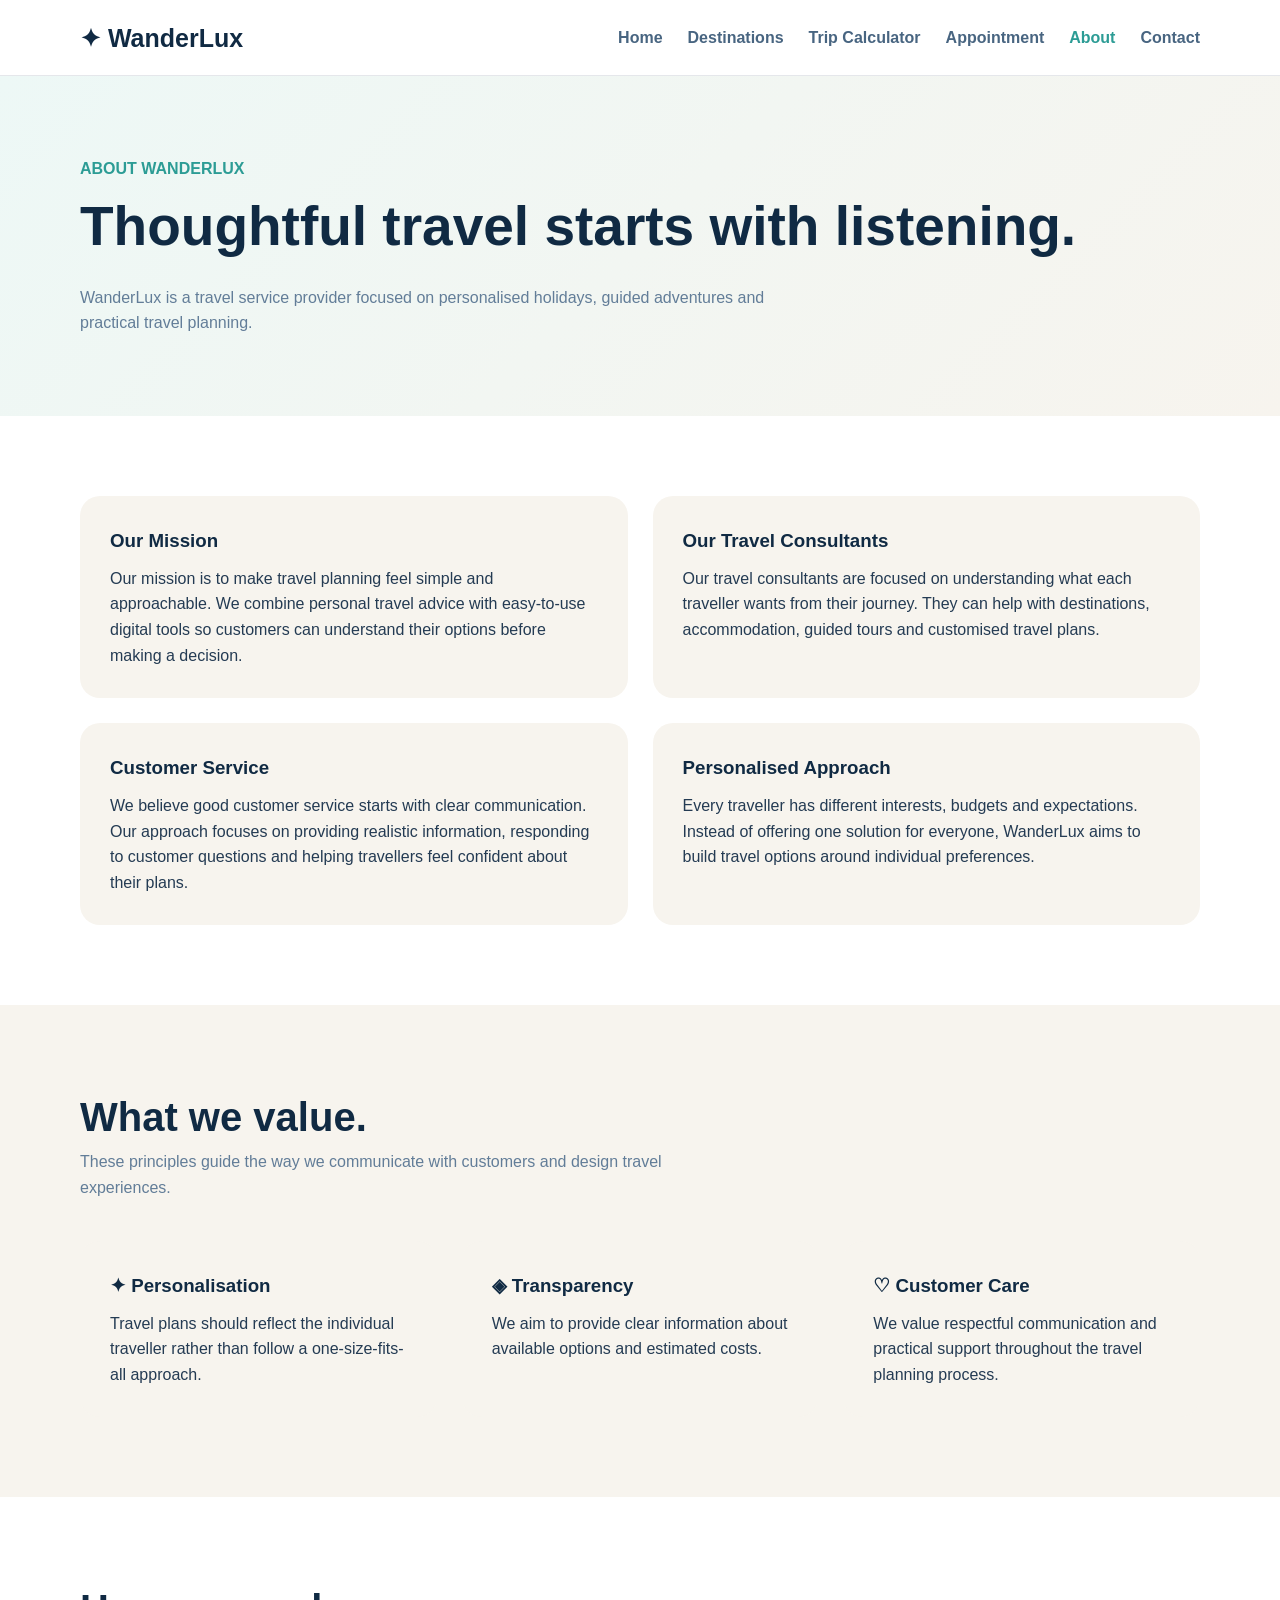
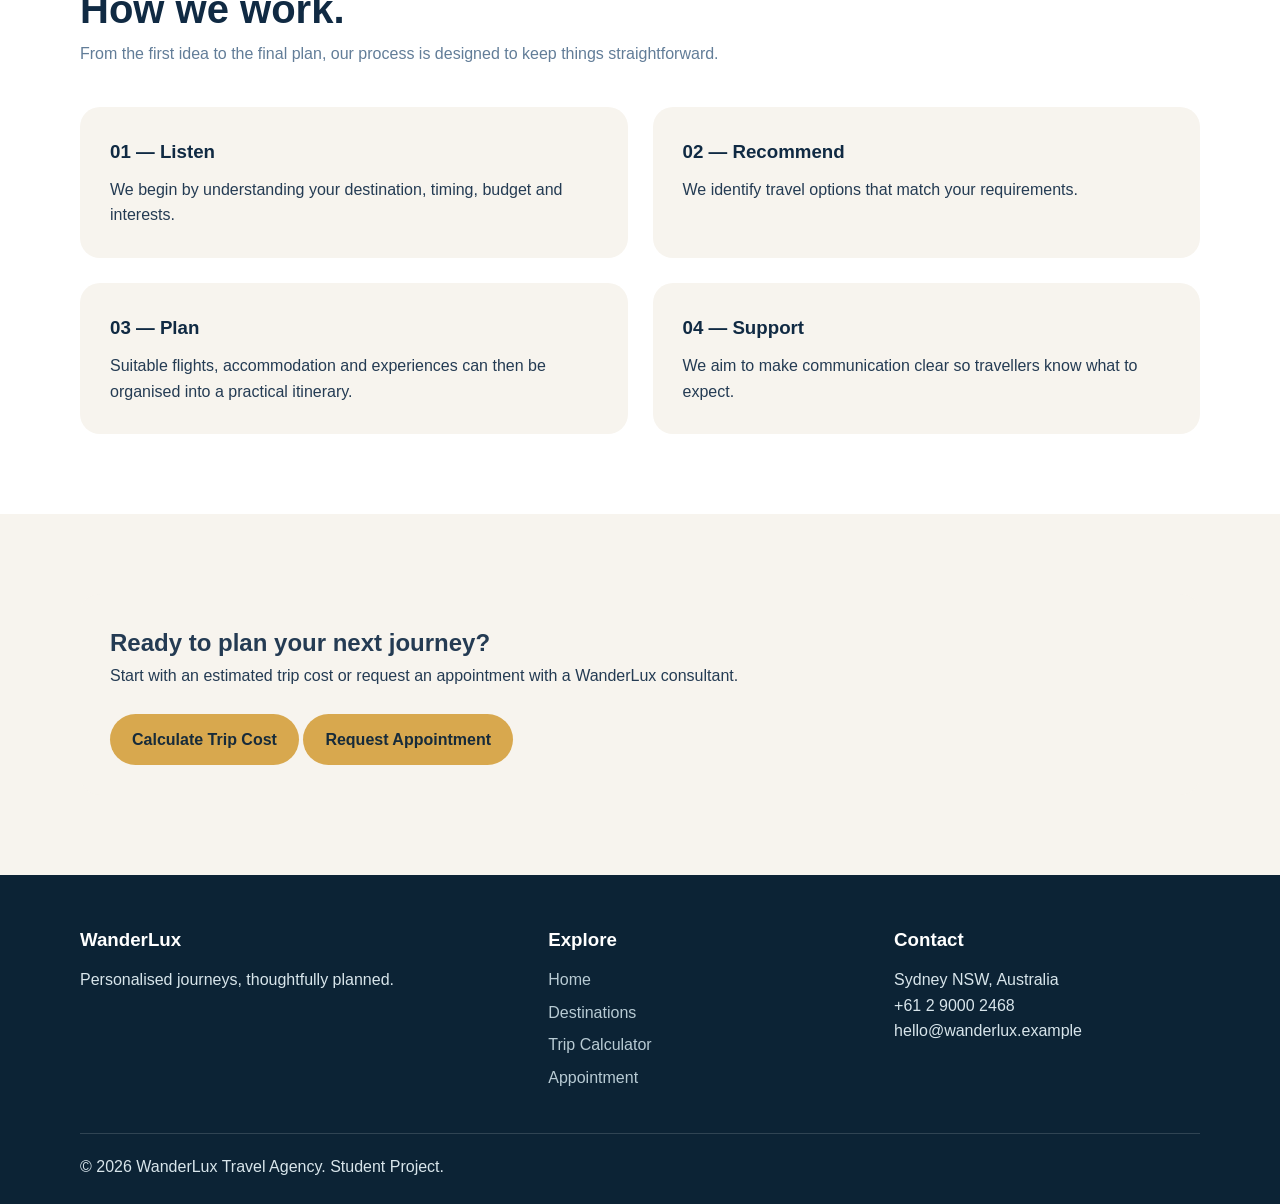
<file: about.html>
<!DOCTYPE html>

<html lang="en">

<head>

    <meta charset="UTF-8">

    <meta name="viewport"
          content="width=device-width, initial-scale=1.0">

    <meta name="description"
          content="Learn about WanderLux Travel Agency, our mission, travel consultants and customer service values.">

    <title>
        About Us | WanderLux
    </title>

    <link rel="stylesheet"
          href="css/style.css">

</head>


<body>


<!-- =========================
     HEADER
========================= -->

<header>

    <div class="container nav">


        <a href="index.html"
           class="logo">

            ✦ WanderLux

        </a>


        <button
            class="menu-btn"
            aria-label="Open navigation"
            aria-expanded="false">

            ☰

        </button>


        <ul class="nav-links">


            <li>
                <a href="index.html">
                    Home
                </a>
            </li>


            <li>
                <a href="destinations.html">
                    Destinations
                </a>
            </li>


            <li>
                <a href="calculator.html">
                    Trip Calculator
                </a>
            </li>


            <li>
                <a href="appointment.html">
                    Appointment
                </a>
            </li>


            <li>
                <a href="about.html"
                   class="active">

                    About

                </a>
            </li>


            <li>
                <a href="contact.html">
                    Contact
                </a>
            </li>


        </ul>

    </div>

</header>



<main>


<!-- =========================
     PAGE INTRO
========================= -->

<section class="page-hero">

    <div class="container">


        <p style="color:#2c9c95;font-weight:bold;">

            ABOUT WANDERLUX

        </p>


        <h1>

            Thoughtful travel starts
            with listening.

        </h1>


        <p>

            WanderLux is a travel service provider
            focused on personalised holidays, guided
            adventures and practical travel planning.

        </p>


    </div>

</section>



<!-- =========================
     ABOUT INFORMATION
========================= -->

<section class="section">

    <div class="container">


        <div class="info-grid">


            <!-- Mission -->

            <article class="info-card reveal">

                <h3>

                    Our Mission

                </h3>


                <p>

                    Our mission is to make travel planning
                    feel simple and approachable.

                    We combine personal travel advice with
                    easy-to-use digital tools so customers
                    can understand their options before
                    making a decision.

                </p>

            </article>



            <!-- Consultants -->

            <article class="info-card reveal">

                <h3>

                    Our Travel Consultants

                </h3>


                <p>

                    Our travel consultants are focused on
                    understanding what each traveller wants
                    from their journey.

                    They can help with destinations,
                    accommodation, guided tours and
                    customised travel plans.

                </p>

            </article>



            <!-- Customer Service -->

            <article class="info-card reveal">

                <h3>

                    Customer Service

                </h3>


                <p>

                    We believe good customer service starts
                    with clear communication.

                    Our approach focuses on providing
                    realistic information, responding to
                    customer questions and helping travellers
                    feel confident about their plans.

                </p>

            </article>



            <!-- Personalised -->

            <article class="info-card reveal">

                <h3>

                    Personalised Approach

                </h3>


                <p>

                    Every traveller has different interests,
                    budgets and expectations.

                    Instead of offering one solution for
                    everyone, WanderLux aims to build travel
                    options around individual preferences.

                </p>

            </article>


        </div>

    </div>

</section>



<!-- =========================
     OUR VALUES
========================= -->

<section class="section section-alt">

    <div class="container">


        <div class="section-head reveal">


            <h2>

                What we value.

            </h2>


            <p>

                These principles guide the way we
                communicate with customers and
                design travel experiences.

            </p>


        </div>



        <div class="cards">


            <article class="info-card reveal">

                <h3>

                    ✦ Personalisation

                </h3>


                <p>

                    Travel plans should reflect the
                    individual traveller rather than
                    follow a one-size-fits-all approach.

                </p>

            </article>



            <article class="info-card reveal">

                <h3>

                    ◈ Transparency

                </h3>


                <p>

                    We aim to provide clear information
                    about available options and estimated
                    costs.

                </p>

            </article>



            <article class="info-card reveal">

                <h3>

                    ♡ Customer Care

                </h3>


                <p>

                    We value respectful communication
                    and practical support throughout
                    the travel planning process.

                </p>

            </article>


        </div>

    </div>

</section>



<!-- =========================
     HOW WE WORK
========================= -->

<section class="section">

    <div class="container">


        <div class="section-head reveal">


            <h2>

                How we work.

            </h2>


            <p>

                From the first idea to the final plan,
                our process is designed to keep things
                straightforward.

            </p>


        </div>



        <div class="info-grid">


            <div class="info-card reveal">

                <h3>

                    01 — Listen

                </h3>


                <p>

                    We begin by understanding your
                    destination, timing, budget and
                    interests.

                </p>

            </div>



            <div class="info-card reveal">

                <h3>

                    02 — Recommend

                </h3>


                <p>

                    We identify travel options that
                    match your requirements.

                </p>

            </div>



            <div class="info-card reveal">

                <h3>

                    03 — Plan

                </h3>


                <p>

                    Suitable flights, accommodation
                    and experiences can then be
                    organised into a practical itinerary.

                </p>

            </div>



            <div class="info-card reveal">

                <h3>

                    04 — Support

                </h3>


                <p>

                    We aim to make communication clear
                    so travellers know what to expect.

                </p>

            </div>


        </div>

    </div>

</section>



<!-- =========================
     CALL TO ACTION
========================= -->

<section class="section section-alt">

    <div class="container">


        <div class="info-card reveal">


            <h2>

                Ready to plan your next journey?

            </h2>


            <p>

                Start with an estimated trip cost or
                request an appointment with a
                WanderLux consultant.

            </p>


            <br>


            <a
                href="calculator.html"
                class="btn btn-primary">

                Calculate Trip Cost

            </a>


            <a
                href="appointment.html"
                class="btn btn-primary">

                Request Appointment

            </a>


        </div>

    </div>

</section>


</main>



<!-- =========================
     FOOTER
========================= -->

<footer>

    <div class="container">


        <div class="footer-grid">


            <div>

                <h3>

                    WanderLux

                </h3>


                <p>

                    Personalised journeys,
                    thoughtfully planned.

                </p>

            </div>



            <div>

                <h3>

                    Explore

                </h3>


                <ul>


                    <li>

                        <a href="index.html">

                            Home

                        </a>

                    </li>


                    <li>

                        <a href="destinations.html">

                            Destinations

                        </a>

                    </li>


                    <li>

                        <a href="calculator.html">

                            Trip Calculator

                        </a>

                    </li>


                    <li>

                        <a href="appointment.html">

                            Appointment

                        </a>

                    </li>


                </ul>

            </div>



            <div>

                <h3>

                    Contact

                </h3>


                <p>

                    Sydney NSW, Australia

                </p>


                <p>

                    +61 2 9000 2468

                </p>


                <p>

                    hello@wanderlux.example

                </p>

            </div>


        </div>



        <div class="footer-bottom">

            © 2026 WanderLux Travel Agency.
            Student Project.

        </div>


    </div>

</footer>



<script src="js/script.js"></script>


</body>

</html>
</file>
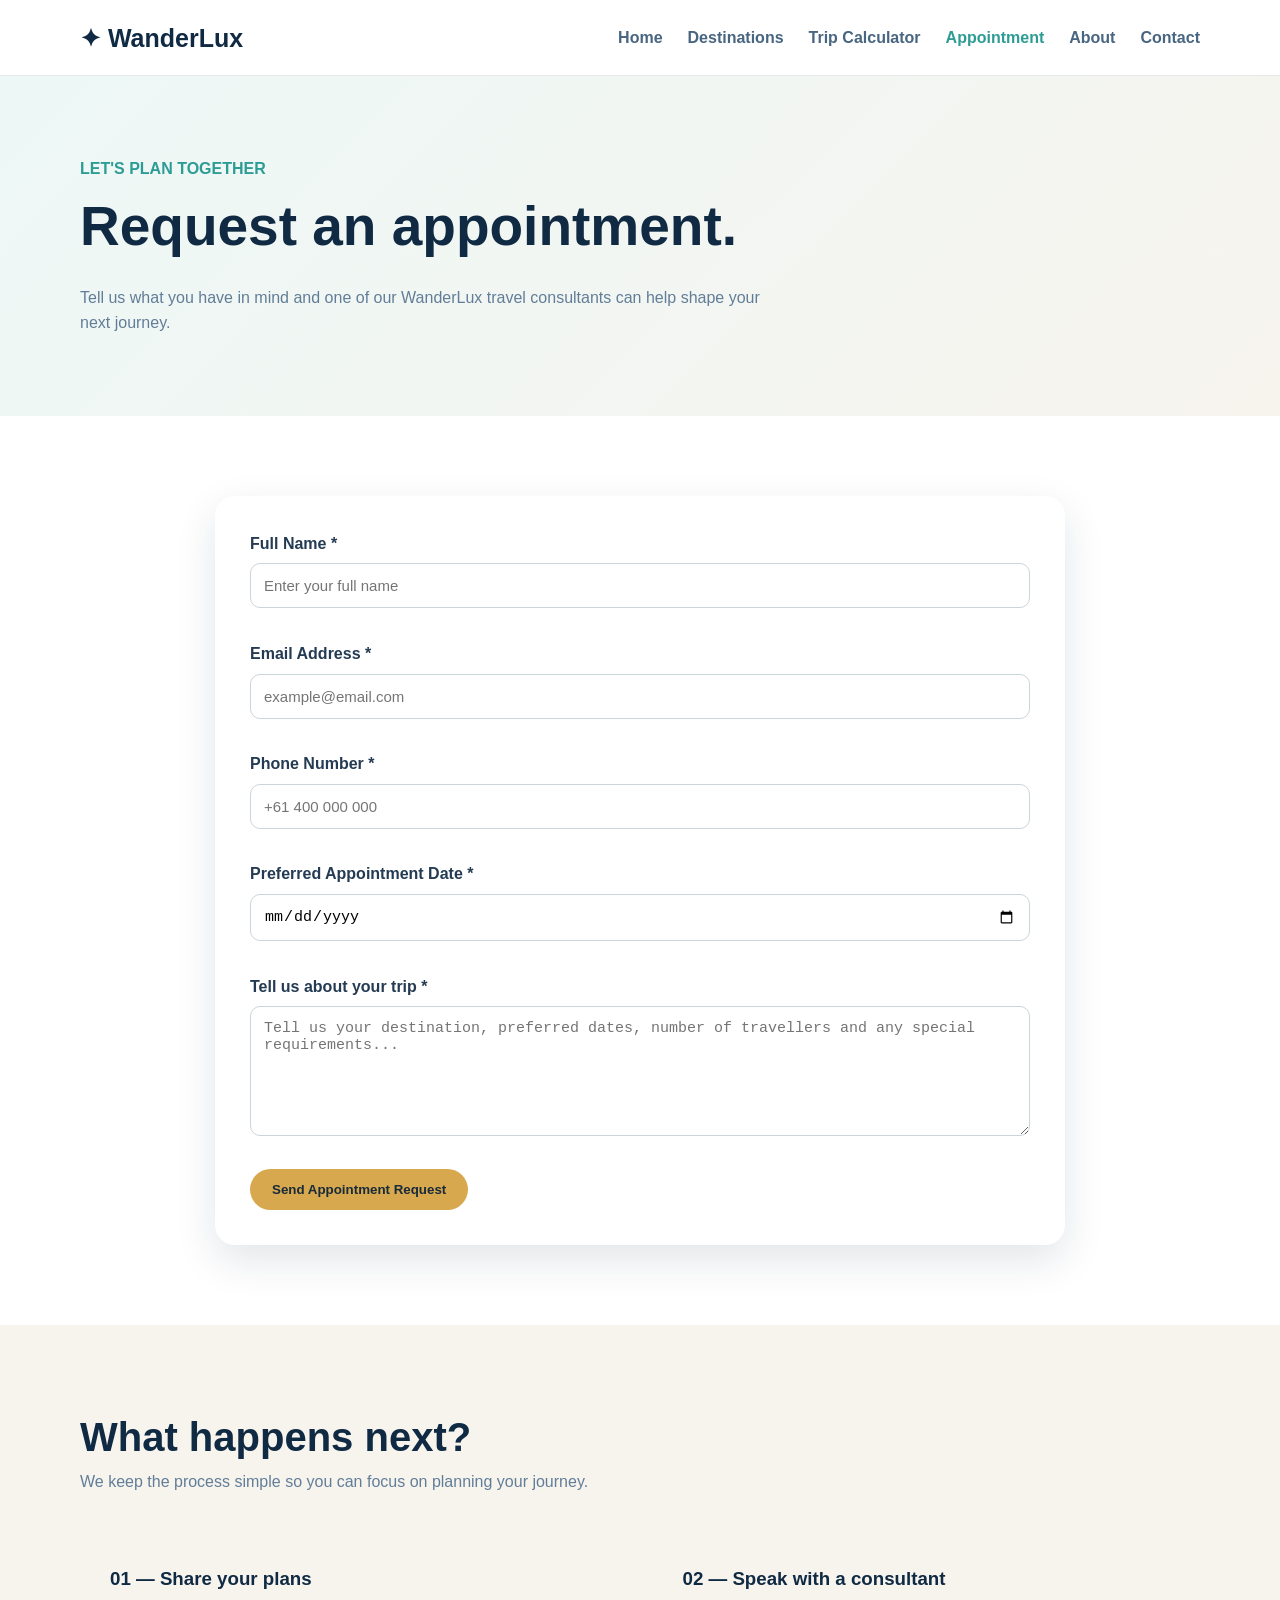
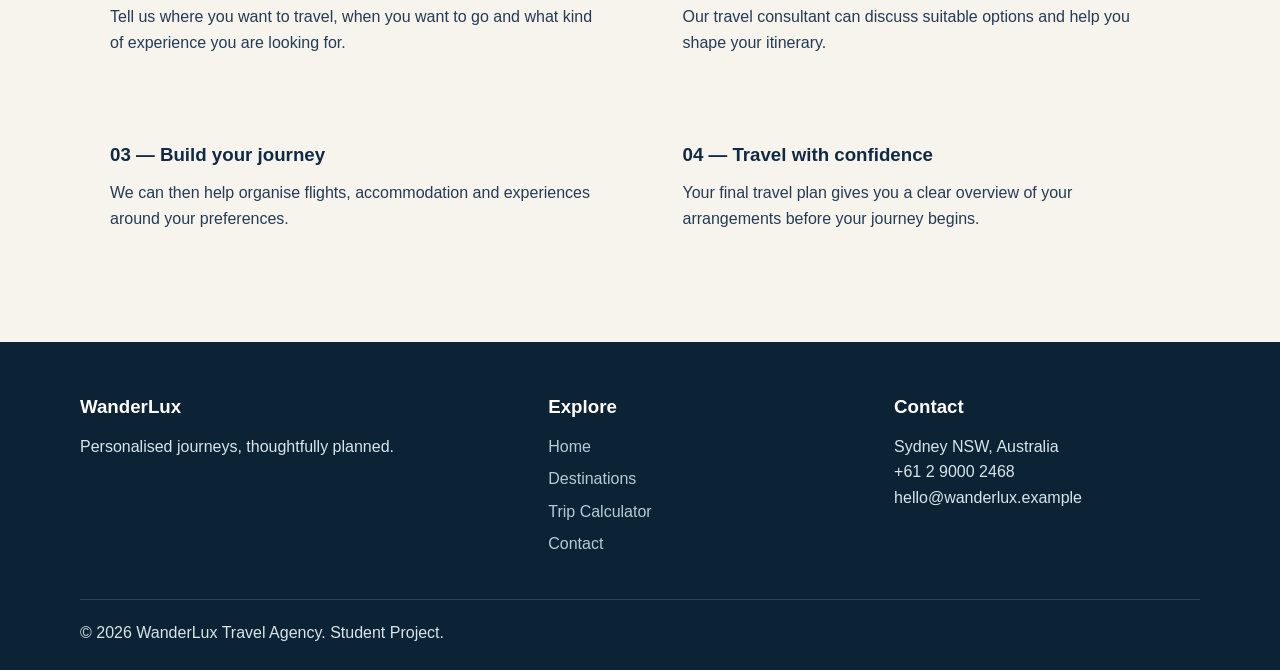
<file: appointment.html>
<!DOCTYPE html>

<html lang="en">

<head>

    <meta charset="UTF-8">

    <meta name="viewport"
          content="width=device-width, initial-scale=1.0">

    <meta name="description"
          content="Request a travel planning appointment with WanderLux Travel Agency.">

    <title>
        Appointment Request | WanderLux
    </title>

    <link rel="stylesheet"
          href="css/style.css">

</head>


<body>


<!-- =========================
     HEADER
========================= -->

<header>

    <div class="container nav">


        <a href="index.html"
           class="logo">

            ✦ WanderLux

        </a>


        <button
            class="menu-btn"
            aria-label="Open navigation"
            aria-expanded="false">

            ☰

        </button>


        <ul class="nav-links">

            <li>
                <a href="index.html">
                    Home
                </a>
            </li>


            <li>
                <a href="destinations.html">
                    Destinations
                </a>
            </li>


            <li>
                <a href="calculator.html">
                    Trip Calculator
                </a>
            </li>


            <li>
                <a href="appointment.html"
                   class="active">

                    Appointment

                </a>
            </li>


            <li>
                <a href="about.html">
                    About
                </a>
            </li>


            <li>
                <a href="contact.html">
                    Contact
                </a>
            </li>

        </ul>

    </div>

</header>



<main>


<!-- =========================
     PAGE INTRODUCTION
========================= -->

<section class="page-hero">

    <div class="container">


        <p style="color:#2c9c95;font-weight:bold;">

            LET'S PLAN TOGETHER

        </p>


        <h1>

            Request an appointment.

        </h1>


        <p>

            Tell us what you have in mind and one of
            our WanderLux travel consultants can help
            shape your next journey.

        </p>


    </div>

</section>



<!-- =========================
     APPOINTMENT FORM
========================= -->

<section class="section">

    <div class="container">


        <div class="form-wrap reveal">


            <form
                data-validate
                novalidate>


                <!-- NAME -->

                <div class="field">

                    <label for="name">

                        Full Name *

                    </label>


                    <input
                        type="text"
                        id="name"
                        name="name"
                        placeholder="Enter your full name"
                        required>


                    <span class="error"></span>

                </div>


                <br>


                <!-- EMAIL -->

                <div class="field">

                    <label for="email">

                        Email Address *

                    </label>


                    <input
                        type="email"
                        id="email"
                        name="email"
                        placeholder="example@email.com"
                        required>


                    <span class="error"></span>

                </div>


                <br>


                <!-- PHONE -->

                <div class="field">

                    <label for="phone">

                        Phone Number *

                    </label>


                    <input
                        type="tel"
                        id="phone"
                        name="phone"
                        placeholder="+61 400 000 000"
                        required>


                    <span class="error"></span>

                </div>


                <br>


                <!-- DATE -->

                <div class="field">

                    <label for="date">

                        Preferred Appointment Date *

                    </label>


                    <input
                        type="date"
                        id="date"
                        name="date"
                        required>


                    <span class="error"></span>

                </div>


                <br>


                <!-- MESSAGE -->

                <div class="field">

                    <label for="message">

                        Tell us about your trip *

                    </label>


                    <textarea
                        id="message"
                        name="message"
                        placeholder="Tell us your destination, preferred dates, number of travellers and any special requirements..."
                        required></textarea>


                    <span class="error"></span>

                </div>


                <br>


                <!-- SUBMIT -->

                <button
                    type="submit"
                    class="btn btn-primary">

                    Send Appointment Request

                </button>


                <!-- SUCCESS MESSAGE -->

                <div class="success"></div>


            </form>


        </div>

    </div>

</section>



<!-- =========================
     WHY BOOK
========================= -->

<section class="section section-alt">

    <div class="container">


        <div class="section-head reveal">

            <h2>

                What happens next?

            </h2>


            <p>

                We keep the process simple so you can
                focus on planning your journey.

            </p>

        </div>



        <div class="info-grid">


            <div class="info-card reveal">

                <h3>

                    01 — Share your plans

                </h3>


                <p>

                    Tell us where you want to travel,
                    when you want to go and what kind
                    of experience you are looking for.

                </p>

            </div>



            <div class="info-card reveal">

                <h3>

                    02 — Speak with a consultant

                </h3>


                <p>

                    Our travel consultant can discuss
                    suitable options and help you shape
                    your itinerary.

                </p>

            </div>



            <div class="info-card reveal">

                <h3>

                    03 — Build your journey

                </h3>


                <p>

                    We can then help organise flights,
                    accommodation and experiences around
                    your preferences.

                </p>

            </div>



            <div class="info-card reveal">

                <h3>

                    04 — Travel with confidence

                </h3>


                <p>

                    Your final travel plan gives you a
                    clear overview of your arrangements
                    before your journey begins.

                </p>

            </div>


        </div>

    </div>

</section>


</main>



<!-- =========================
     FOOTER
========================= -->

<footer>

    <div class="container">


        <div class="footer-grid">


            <div>

                <h3>

                    WanderLux

                </h3>


                <p>

                    Personalised journeys,
                    thoughtfully planned.

                </p>

            </div>



            <div>

                <h3>

                    Explore

                </h3>


                <ul>


                    <li>

                        <a href="index.html">

                            Home

                        </a>

                    </li>


                    <li>

                        <a href="destinations.html">

                            Destinations

                        </a>

                    </li>


                    <li>

                        <a href="calculator.html">

                            Trip Calculator

                        </a>

                    </li>


                    <li>

                        <a href="contact.html">

                            Contact

                        </a>

                    </li>


                </ul>

            </div>



            <div>

                <h3>

                    Contact

                </h3>


                <p>

                    Sydney NSW, Australia

                </p>


                <p>

                    +61 2 9000 2468

                </p>


                <p>

                    hello@wanderlux.example

                </p>

            </div>


        </div>



        <div class="footer-bottom">

            © 2026 WanderLux Travel Agency.
            Student Project.

        </div>


    </div>

</footer>



<!-- JAVASCRIPT -->

<script src="js/script.js"></script>


</body>

</html>
</file>
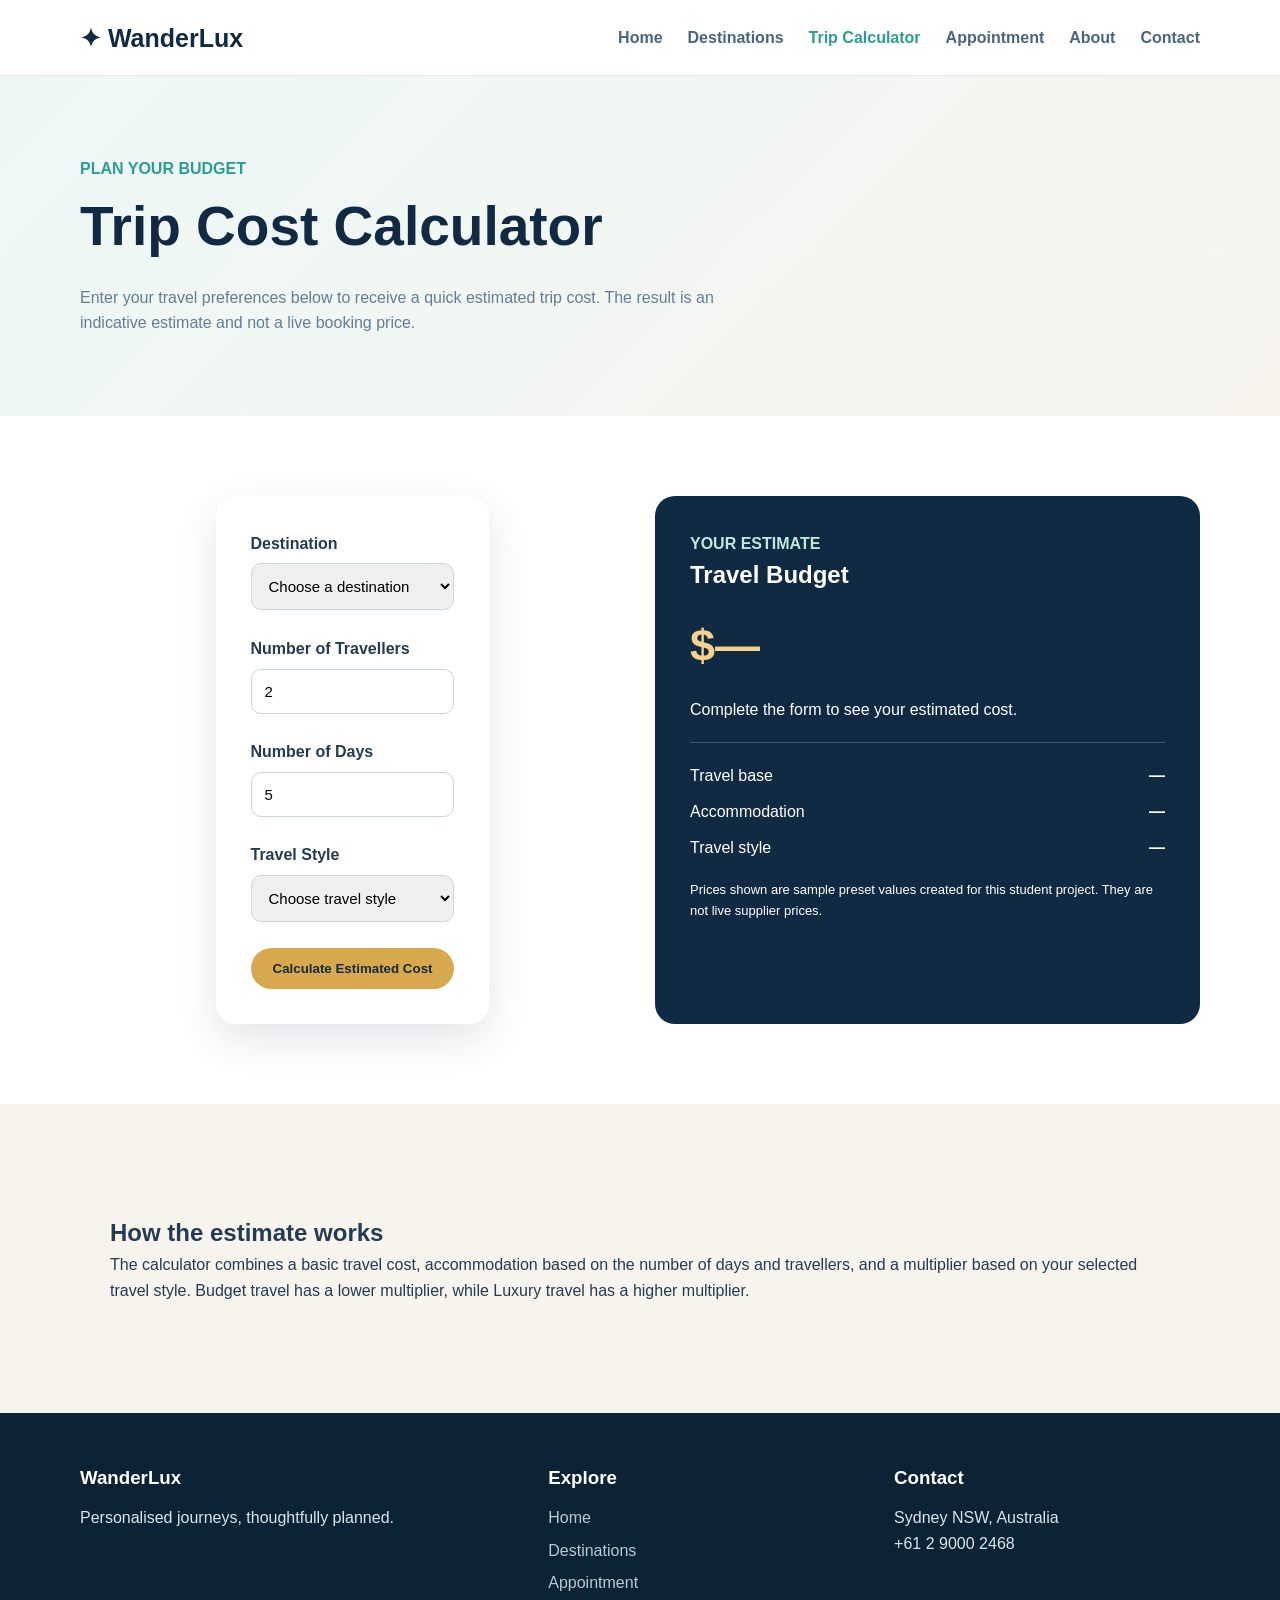
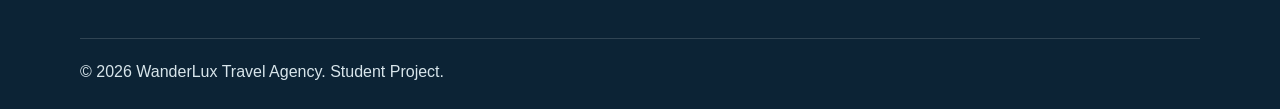
<file: calculator.html>
<!DOCTYPE html>

<html lang="en">

<head>

    <meta charset="UTF-8">

    <meta name="viewport"
          content="width=device-width, initial-scale=1.0">

    <meta name="description"
          content="Calculate an estimated WanderLux travel cost based on destination, travellers, days and travel style.">

    <title>
        Trip Cost Calculator | WanderLux
    </title>

    <link rel="stylesheet"
          href="css/style.css">

</head>


<body>


<header>

    <div class="container nav">

        <a href="index.html"
           class="logo">

            ✦ WanderLux

        </a>


        <button
            class="menu-btn"
            aria-label="Open navigation"
            aria-expanded="false">

            ☰

        </button>


        <ul class="nav-links">

            <li>
                <a href="index.html">
                    Home
                </a>
            </li>

            <li>
                <a href="destinations.html">
                    Destinations
                </a>
            </li>

            <li>
                <a href="calculator.html"
                   class="active">

                    Trip Calculator

                </a>
            </li>

            <li>
                <a href="appointment.html">
                    Appointment
                </a>
            </li>

            <li>
                <a href="about.html">
                    About
                </a>
            </li>

            <li>
                <a href="contact.html">
                    Contact
                </a>
            </li>

        </ul>

    </div>

</header>



<main>


<!-- Page Introduction -->

<section class="page-hero">

    <div class="container">

        <p style="color:#2c9c95;font-weight:bold;">
            PLAN YOUR BUDGET
        </p>


        <h1>
            Trip Cost Calculator
        </h1>


        <p>

            Enter your travel preferences below to
            receive a quick estimated trip cost.

            The result is an indicative estimate and
            not a live booking price.

        </p>

    </div>

</section>



<!-- Calculator -->

<section class="section">

    <div class="container calculator">


        <!-- Calculator Form -->

        <div class="form-wrap reveal">

            <form id="tripCalculator">


                <!-- Destination -->

                <div class="field">

                    <label for="destination">

                        Destination

                    </label>


                    <select
                        id="destination"
                        required>

                        <option value="">

                            Choose a destination

                        </option>


                        <option value="bali">

                            Bali

                        </option>


                        <option value="paris">

                            Paris

                        </option>


                        <option value="tokyo">

                            Tokyo

                        </option>


                        <option value="queenstown">

                            Queenstown

                        </option>


                        <option value="dubai">

                            Dubai

                        </option>

                    </select>

                </div>



                <br>



                <!-- Travellers -->

                <div class="field">

                    <label for="travellers">

                        Number of Travellers

                    </label>


                    <input
                        type="number"
                        id="travellers"
                        min="1"
                        max="20"
                        value="2"
                        required>

                </div>



                <br>



                <!-- Days -->

                <div class="field">

                    <label for="days">

                        Number of Days

                    </label>


                    <input
                        type="number"
                        id="days"
                        min="1"
                        max="60"
                        value="5"
                        required>

                </div>



                <br>



                <!-- Travel Style -->

                <div class="field">

                    <label for="style">

                        Travel Style

                    </label>


                    <select
                        id="style"
                        required>

                        <option value="">

                            Choose travel style

                        </option>


                        <option value="budget">

                            Budget

                        </option>


                        <option value="standard">

                            Standard

                        </option>


                        <option value="luxury">

                            Luxury

                        </option>

                    </select>

                </div>



                <br>



                <button
                    type="submit"
                    class="btn btn-primary">

                    Calculate Estimated Cost

                </button>


            </form>

        </div>



        <!-- Result -->

        <aside class="result-box reveal">


            <p
                style="color:#bfe8df;font-weight:bold;">

                YOUR ESTIMATE

            </p>


            <h2>

                Travel Budget

            </h2>


            <div
                class="result-price"
                id="totalCost">

                $—

            </div>


            <p id="estimateNote">

                Complete the form to see
                your estimated cost.

            </p>



            <!-- Cost Breakdown -->

            <div
                class="breakdown"
                id="breakdown">


                <div>

                    <span>
                        Travel base
                    </span>

                    <strong>
                        —
                    </strong>

                </div>


                <div>

                    <span>
                        Accommodation
                    </span>

                    <strong>
                        —
                    </strong>

                </div>


                <div>

                    <span>
                        Travel style
                    </span>

                    <strong>
                        —
                    </strong>

                </div>


            </div>


            <p
                style="margin-top:20px;font-size:13px;">

                Prices shown are sample preset values
                created for this student project.
                They are not live supplier prices.

            </p>


        </aside>


    </div>

</section>



<!-- Information -->

<section class="section section-alt">

    <div class="container">

        <div class="info-card reveal">

            <h2>
                How the estimate works
            </h2>


            <p>

                The calculator combines a basic travel
                cost, accommodation based on the number
                of days and travellers, and a multiplier
                based on your selected travel style.

                Budget travel has a lower multiplier,
                while Luxury travel has a higher multiplier.

            </p>

        </div>

    </div>

</section>


</main>



<footer>

    <div class="container">


        <div class="footer-grid">


            <div>

                <h3>
                    WanderLux
                </h3>


                <p>

                    Personalised journeys,
                    thoughtfully planned.

                </p>

            </div>



            <div>

                <h3>
                    Explore
                </h3>


                <ul>

                    <li>
                        <a href="index.html">
                            Home
                        </a>
                    </li>


                    <li>
                        <a href="destinations.html">
                            Destinations
                        </a>
                    </li>


                    <li>
                        <a href="appointment.html">
                            Appointment
                        </a>
                    </li>

                </ul>

            </div>



            <div>

                <h3>
                    Contact
                </h3>


                <p>
                    Sydney NSW, Australia
                </p>


                <p>
                    +61 2 9000 2468
                </p>

            </div>


        </div>



        <div class="footer-bottom">

            © 2026 WanderLux Travel Agency.
            Student Project.

        </div>


    </div>

</footer>



<script src="js/script.js"></script>


</body>

</html>
</file>
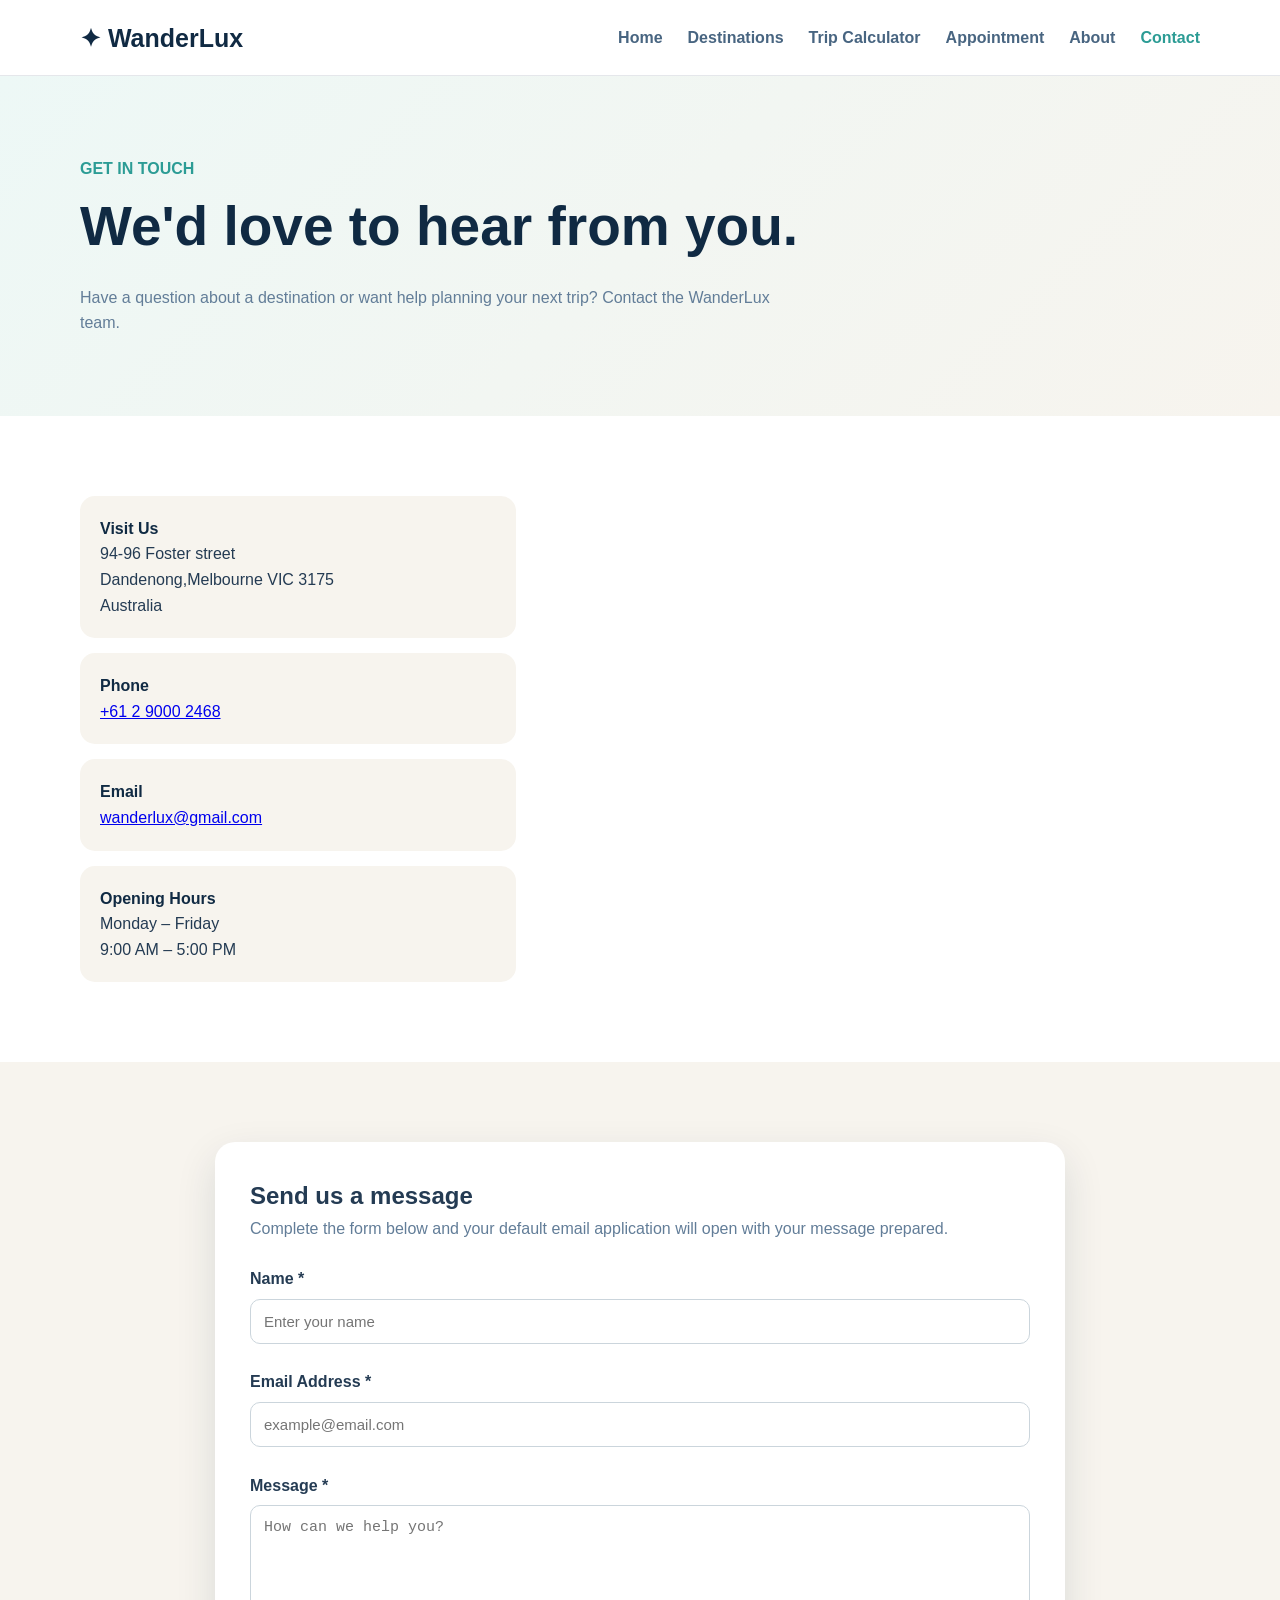
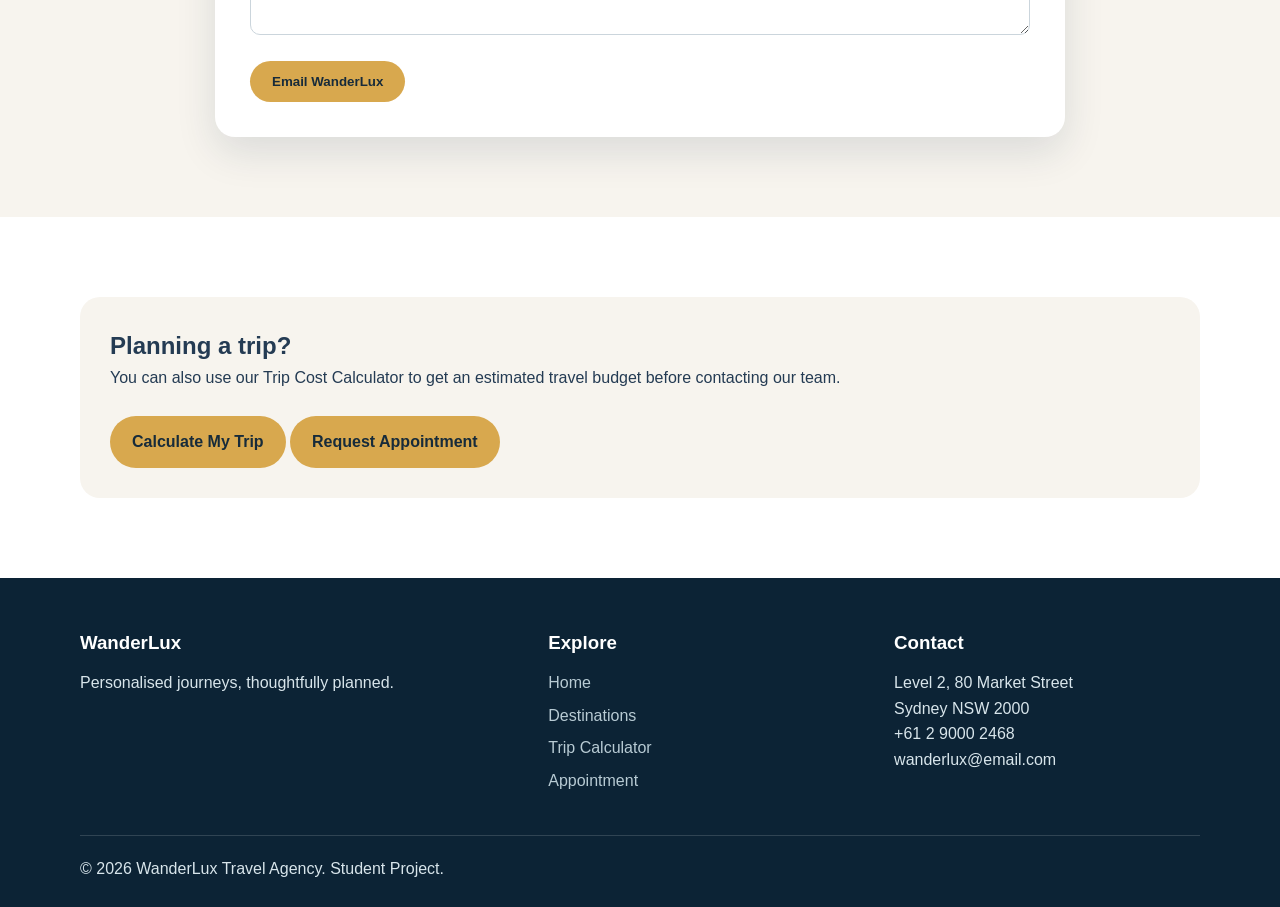
<file: contact.html>
<!DOCTYPE html>

<html lang="en">

<head>

    <meta charset="UTF-8">

    <meta name="viewport"
          content="width=device-width, initial-scale=1.0">

    <meta name="description"
          content="Contact WanderLux Travel Agency for travel enquiries, trip planning and personalised travel services.">

    <title>
        Contact | WanderLux Travel Agency
    </title>

    <link rel="stylesheet"
          href="css/style.css">

</head>


<body>


<!-- =========================
     HEADER
========================= -->

<header>

    <div class="container nav">


        <a href="index.html"
           class="logo">

            ✦ WanderLux

        </a>


        <button
            class="menu-btn"
            aria-label="Open navigation"
            aria-expanded="false">

            ☰

        </button>


        <ul class="nav-links">


            <li>

                <a href="index.html">

                    Home

                </a>

            </li>


            <li>

                <a href="destinations.html">

                    Destinations

                </a>

            </li>


            <li>

                <a href="calculator.html">

                    Trip Calculator

                </a>

            </li>


            <li>

                <a href="appointment.html">

                    Appointment

                </a>

            </li>


            <li>

                <a href="about.html">

                    About

                </a>

            </li>


            <li>

                <a href="contact.html"
                   class="active">

                    Contact

                </a>

            </li>


        </ul>

    </div>

</header>



<main>


<!-- =========================
     PAGE INTRODUCTION
========================= -->

<section class="page-hero">

    <div class="container">


        <p style="color:#2c9c95;font-weight:bold;">

            GET IN TOUCH

        </p>


        <h1>

            We'd love to hear from you.

        </h1>


        <p>

            Have a question about a destination or
            want help planning your next trip?
            Contact the WanderLux team.

        </p>


    </div>

</section>



<!-- =========================
     CONTACT DETAILS + MAP
========================= -->

<section class="section">

    <div class="container contact-grid">


        <!-- Contact Information -->

        <div class="contact-list reveal">


            <div class="contact-item">

                <strong>
                    Visit Us
                </strong>

                94-96 Foster street

                <br>

                Dandenong,Melbourne VIC 3175

                <br>

                Australia

            </div>



            <div class="contact-item">

                <strong>
                    Phone
                </strong>

                <a href="tel:+61290002468">

                    +61 2 9000 2468

                </a>

            </div>



            <div class="contact-item">

                <strong>
                    Email
                </strong>

                <a href="mailto:wanderlux@gmail.com">

                    wanderlux@gmail.com

                </a>

            </div>



            <div class="contact-item">

                <strong>
                    Opening Hours
                </strong>

                Monday – Friday

                <br>

                9:00 AM – 5:00 PM

            </div>


        </div>



        <!-- Map -->

        <iframe

            src="https://www.openstreetmap.org/export/embed.html?bbox=145.2050%2C-38.0000%2C145.2250%2C-37.9750&amp;layer=mapnik&amp;marker=-37.9855%2C145.2140"
    style="border: 0; width: 100%; height: 450px;"
    loading="lazy"
    title="Map showing WanderLux office in Dandenong, Melbourne">
        </iframe>


    </div>

</section>



<!-- =========================
     CONTACT FORM
========================= -->

<section class="section section-alt">

    <div class="container">


        <div class="form-wrap reveal">


            <h2>

                Send us a message

            </h2>


            <p style="color:#627d98;margin-bottom:25px;">

                Complete the form below and your
                default email application will open
                with your message prepared.

            </p>



            <form id="contactForm">


                <!-- NAME -->

                <div class="field">

                    <label for="contactName">

                        Name *

                    </label>


                    <input

                        type="text"

                        id="contactName"

                        name="contactName"

                        placeholder="Enter your name"

                        required>

                </div>


                <br>



                <!-- EMAIL -->

                <div class="field">

                    <label for="contactEmail">

                        Email Address *

                    </label>


                    <input

                        type="email"

                        id="contactEmail"

                        name="contactEmail"

                        placeholder="example@email.com"

                        required>

                </div>


                <br>



                <!-- MESSAGE -->

                <div class="field">

                    <label for="contactMessage">

                        Message *

                    </label>


                    <textarea

                        id="contactMessage"

                        name="contactMessage"

                        placeholder="How can we help you?"

                        required></textarea>

                </div>


                <br>



                <!-- BUTTON -->

                <button

                    type="submit"

                    class="btn btn-primary">

                    Email WanderLux

                </button>


            </form>


        </div>

    </div>

</section>



<!-- =========================
     CALL TO ACTION
========================= -->

<section class="section">

    <div class="container">


        <div class="info-card reveal">


            <h2>

                Planning a trip?

            </h2>


            <p>

                You can also use our Trip Cost Calculator
                to get an estimated travel budget before
                contacting our team.

            </p>


            <br>


            <a

                href="calculator.html"

                class="btn btn-primary">

                Calculate My Trip

            </a>


            <a

                href="appointment.html"

                class="btn btn-primary">

                Request Appointment

            </a>


        </div>


    </div>

</section>


</main>



<!-- =========================
     FOOTER
========================= -->

<footer>

    <div class="container">


        <div class="footer-grid">


            <div>

                <h3>

                    WanderLux

                </h3>


                <p>

                    Personalised journeys,
                    thoughtfully planned.

                </p>

            </div>



            <div>

                <h3>

                    Explore

                </h3>


                <ul>


                    <li>

                        <a href="index.html">

                            Home

                        </a>

                    </li>


                    <li>

                        <a href="destinations.html">

                            Destinations

                        </a>

                    </li>


                    <li>

                        <a href="calculator.html">

                            Trip Calculator

                        </a>

                    </li>


                    <li>

                        <a href="appointment.html">

                            Appointment

                        </a>

                    </li>


                </ul>

            </div>



            <div>

                <h3>

                    Contact

                </h3>


                <p>

                    Level 2, 80 Market Street

                </p>


                <p>

                    Sydney NSW 2000

                </p>


                <p>

                    +61 2 9000 2468

                </p>


                <p>

                    wanderlux@email.com

                </p>

            </div>


        </div>



        <div class="footer-bottom">

            © 2026 WanderLux Travel Agency.
            Student Project.

        </div>


    </div>

</footer>



<!-- JAVASCRIPT -->

<script src="js/script.js"></script>


</body>

</html>
</file>
<file: css/style.css>
* {
    margin: 0;
    padding: 0;
    box-sizing: border-box;
}

html {
    scroll-behavior: smooth;
}

body {
    font-family: Arial, sans-serif;
    color: #243b53;
    background-color: #ffffff;
    line-height: 1.6;
}

.container {
    width: 90%;
    max-width: 1120px;
    margin: auto;
}

/* Navigation */

header {
    background: white;
    border-bottom: 1px solid #e5e7eb;
    position: sticky;
    top: 0;
    z-index: 1000;
}

.nav {
    height: 75px;
    display: flex;
    justify-content: space-between;
    align-items: center;
}

.logo {
    text-decoration: none;
    color: #102a43;
    font-size: 25px;
    font-weight: bold;
}

.nav-links {
    display: flex;
    list-style: none;
    gap: 25px;
}

.nav-links a {
    text-decoration: none;
    color: #486581;
    font-weight: 600;
}

.nav-links a:hover,
.nav-links a.active {
    color: #2c9c95;
}

.menu-btn {
    display: none;
    border: none;
    background: #f7f4ee;
    padding: 10px;
    border-radius: 8px;
    font-size: 20px;
}

/* Hero */

.hero {
    min-height: 600px;

    background:
        linear-gradient(
            rgba(10, 35, 50, 0.75),
            rgba(10, 35, 50, 0.45)
        ),
        url("https://images.unsplash.com/photo-1500530855697-b586d89ba3ee?auto=format&fit=crop&w=1800&q=85");

    background-size: cover;
    background-position: center;

    display: flex;
    align-items: center;
}

.hero-content {
    max-width: 650px;
    color: white;
}

.hero h1 {
    font-size: 70px;
    line-height: 1.1;
    margin-bottom: 20px;
}

.hero p {
    font-size: 18px;
    margin-bottom: 30px;
}

/* Buttons */

.btn {
    display: inline-block;
    padding: 13px 22px;
    border-radius: 30px;
    border: none;
    cursor: pointer;
    text-decoration: none;
    font-weight: bold;
}

.btn-primary {
    background: #d8a84e;
    color: #172b3a;
}

.btn-primary:hover {
    transform: translateY(-2px);
}

.btn-light {
    border: 2px solid white;
    color: white;
    margin-left: 10px;
}

/* Sections */

.section {
    padding: 80px 0;
}

.section-alt {
    background: #f7f4ee;
}

.section-head {
    margin-bottom: 40px;
}

.section-head h2 {
    font-size: 40px;
    color: #102a43;
}

.section-head p {
    color: #627d98;
    max-width: 650px;
}

/* Cards */

.cards {
    display: grid;
    grid-template-columns: repeat(3, 1fr);
    gap: 25px;
}

.card {
    background: white;
    border-radius: 18px;
    overflow: hidden;
    border: 1px solid #e5e7eb;
    box-shadow: 0 8px 25px rgba(16, 42, 67, 0.08);
    transition: 0.3s;
}

.card:hover {
    transform: translateY(-6px);
}

.card-img {
    width: 100%;
    height: 220px;
    object-fit: cover;
}

.card-body {
    padding: 22px;
}

.card-body h3 {
    color: #102a43;
    margin-bottom: 10px;
}

.card-body p {
    color: #627d98;
    margin-bottom: 15px;
}

.price {
    color: #2c9c95;
    font-weight: bold;
}

/* Page Hero */

.page-hero {
    padding: 80px 0;
    background: linear-gradient(
        135deg,
        #edf8f6,
        #f7f4ee
    );
}

.page-hero h1 {
    font-size: 55px;
    color: #102a43;
    margin-bottom: 15px;
}

.page-hero p {
    color: #627d98;
    max-width: 700px;
}

/* Forms */

.form-wrap {
    max-width: 850px;
    margin: auto;
    background: white;
    padding: 35px;
    border-radius: 20px;
    box-shadow: 0 15px 40px rgba(16, 42, 67, 0.12);
}

.form-grid {
    display: grid;
    grid-template-columns: 1fr 1fr;
    gap: 20px;
}

.field {
    display: flex;
    flex-direction: column;
    gap: 7px;
}

.field.full {
    grid-column: 1 / -1;
}

label {
    font-weight: bold;
}

input,
select,
textarea {
    width: 100%;
    padding: 13px;
    border: 1px solid #cbd5dc;
    border-radius: 10px;
    font-size: 15px;
}

textarea {
    min-height: 130px;
    resize: vertical;
}

input:focus,
select:focus,
textarea:focus {
    outline: 3px solid rgba(44, 156, 149, 0.2);
    border-color: #2c9c95;
}

.error {
    color: #b42318;
    font-size: 13px;
}

/* Calculator */

.calculator {
    display: grid;
    grid-template-columns: 1fr 1fr;
    gap: 30px;
}

.result-box {
    background: #102a43;
    color: white;
    padding: 35px;
    border-radius: 20px;
}

.result-box h2 {
    color: white;
}

.result-price {
    color: #f4d28c;
    font-size: 45px;
    font-weight: bold;
    margin: 15px 0;
}

.breakdown {
    border-top: 1px solid rgba(255,255,255,.2);
    margin-top: 20px;
    padding-top: 20px;
}

.breakdown div {
    display: flex;
    justify-content: space-between;
    margin-bottom: 10px;
}

/* Information cards */

.info-grid {
    display: grid;
    grid-template-columns: 1fr 1fr;
    gap: 25px;
}

.info-card {
    background: #f7f4ee;
    padding: 30px;
    border-radius: 20px;
}

.info-card h3 {
    color: #102a43;
    margin-bottom: 10px;
}

/* Contact */

.contact-grid {
    display: grid;
    grid-template-columns: 0.8fr 1.2fr;
    gap: 30px;
}

.contact-list {
    display: grid;
    gap: 15px;
}

.contact-item {
    background: #f7f4ee;
    padding: 20px;
    border-radius: 15px;
}

.contact-item strong {
    display: block;
    color: #102a43;
}

.map {
    width: 100%;
    min-height: 350px;
    border: none;
    border-radius: 20px;
}

/* Footer */

footer {
    background: #0c2335;
    color: #d8e5eb;
    padding: 50px 0 25px;
}

.footer-grid {
    display: grid;
    grid-template-columns: 1.4fr 1fr 1fr;
    gap: 40px;
}

footer h3 {
    color: white;
    margin-bottom: 12px;
}

footer ul {
    list-style: none;
}

footer li {
    margin-bottom: 7px;
}

footer a {
    color: #b8cbd4;
    text-decoration: none;
}

.footer-bottom {
    border-top: 1px solid rgba(255,255,255,.15);
    margin-top: 35px;
    padding-top: 20px;
}

/* Scroll animation */

.reveal {
    opacity: 0;
    transform: translateY(30px);
    transition: 0.7s;
}

.reveal.visible {
    opacity: 1;
    transform: translateY(0);
}

/* Mobile */

@media (max-width: 850px) {

    .menu-btn {
        display: block;
    }

    .nav-links {
        display: none;
        position: absolute;
        top: 75px;
        left: 0;
        right: 0;
        background: white;
        flex-direction: column;
        padding: 20px;
    }

    .nav-links.open {
        display: flex;
    }

    .cards,
    .calculator,
    .contact-grid,
    .info-grid {
        grid-template-columns: 1fr;
    }

    .form-grid {
        grid-template-columns: 1fr;
    }

    .field.full {
        grid-column: auto;
    }

    .footer-grid {
        grid-template-columns: 1fr;
    }

    .hero h1 {
        font-size: 45px;
    }

    .btn-light {
        margin-left: 0;
        margin-top: 10px;
    }
}
/* =========================
   ROTATING BANNER DOTS
========================= */

.banner-dots {
    display: flex;
    gap: 10px;
    margin-top: 30px;
    position: relative;
    z-index: 10;
}

.banner-dot {
    width: 14px;
    height: 14px;
    padding: 0;
    border: 2px solid white;
    border-radius: 50%;
    background: transparent;
    cursor: pointer;
    display: block;
}

.banner-dot.active {
    background: white;
}

.banner-dot:hover {
    transform: scale(1.25);
}

.banner-dot:focus {
    outline: 3px solid white;
    outline-offset: 3px;
}
</file>
